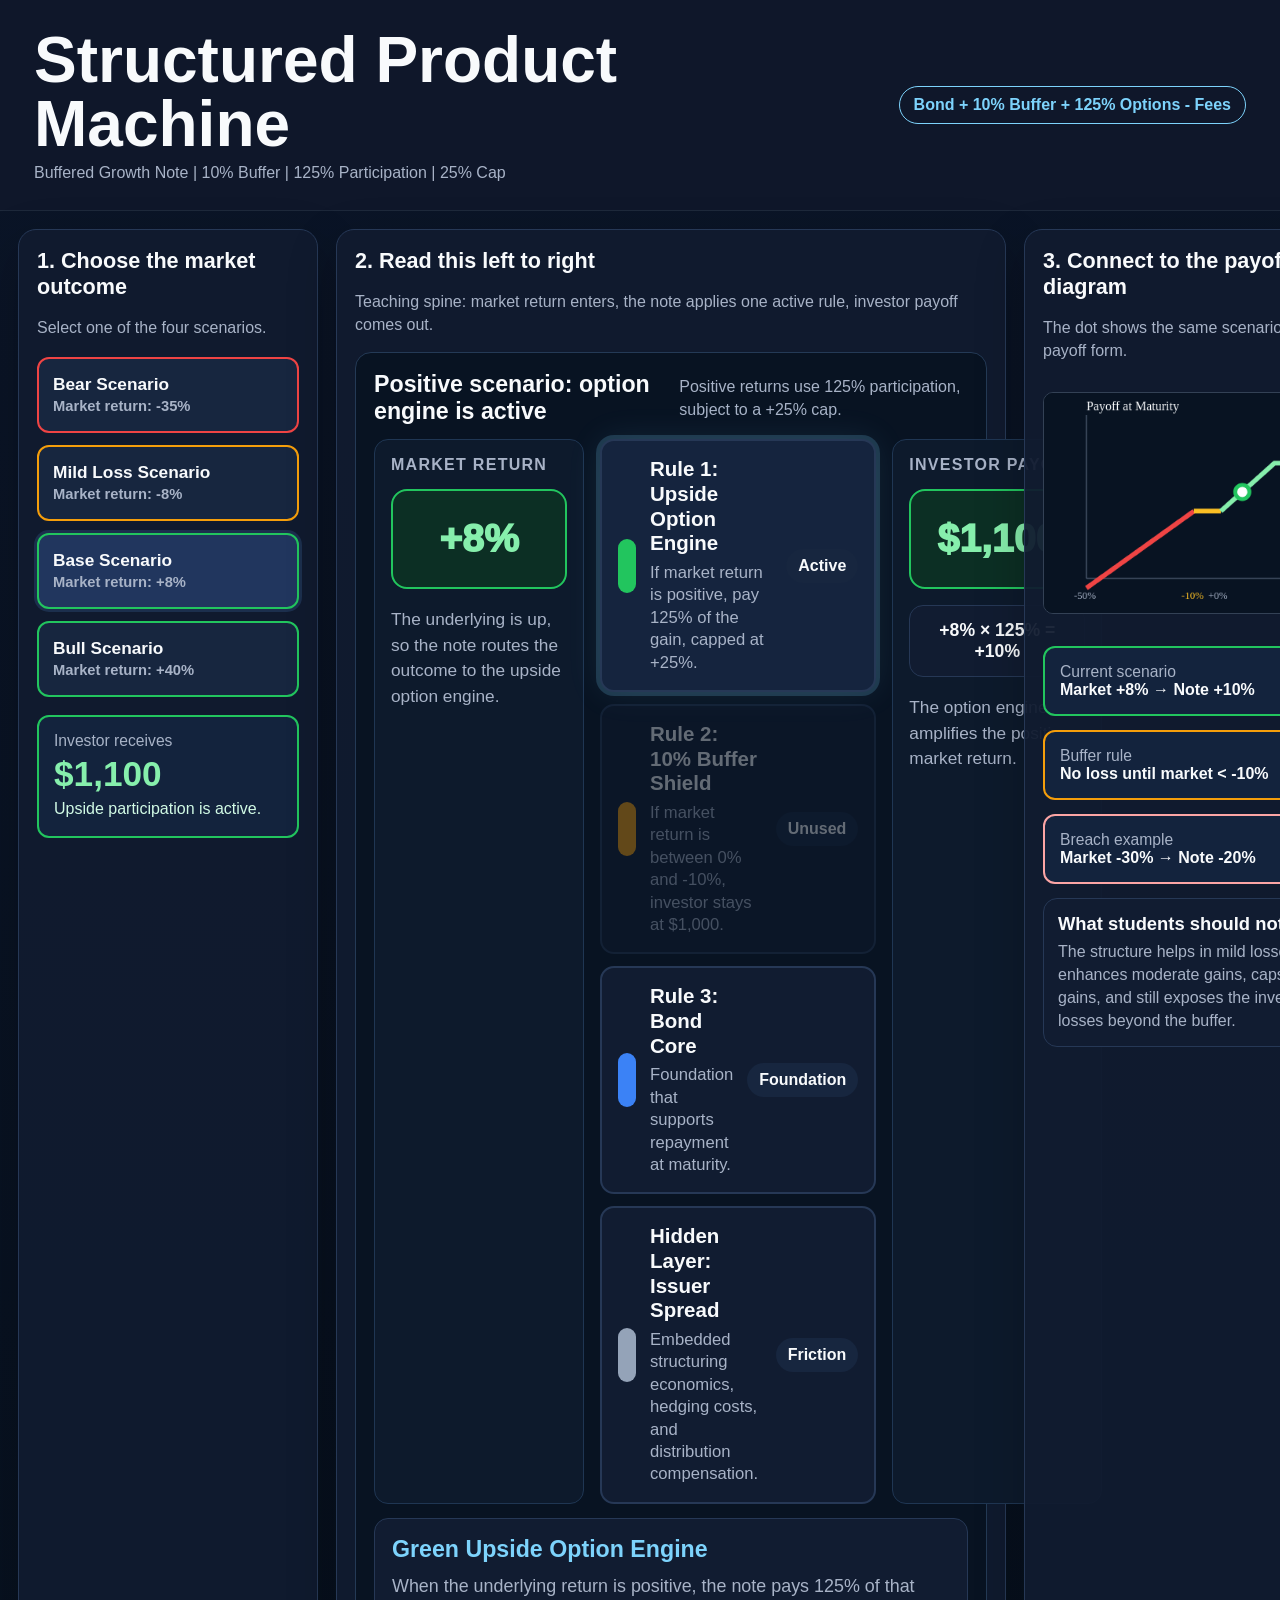
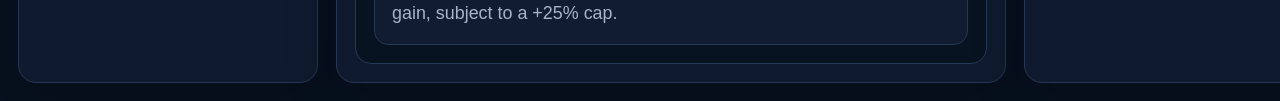
<file: index.html>
<!DOCTYPE html>
<html lang="en">
<head>
<meta charset="UTF-8" />
<meta name="viewport" content="width=device-width, initial-scale=1.0" />
<title>Structured Product Machine</title>
<style>
:root{--bg:#08111f;--panel:#101b2f;--panel2:#13233d;--line:#263856;--text:#f8fafc;--muted:#a8b3c7;--blue:#3b82f6;--orange:#f59e0b;--orange2:#fbbf24;--green:#22c55e;--green2:#86efac;--red:#ef4444;--red2:#fca5a5;--gray:#94a3b8;--cyan:#7dd3fc}*{box-sizing:border-box}body{margin:0;background:linear-gradient(180deg,#0b1528,#07111f);color:var(--text);font-family:Segoe UI,Inter,Arial,sans-serif}.topbar{padding:28px 34px;background:#0f172a;border-bottom:1px solid #1e293b;display:flex;justify-content:space-between;align-items:center;gap:20px}.topbar h1{margin:0;font-size:clamp(2.2rem,5vw,4.3rem);line-height:1}.topbar p{margin:8px 0 0;color:var(--muted)}.tag{border:1px solid var(--cyan);border-radius:999px;color:var(--cyan);padding:9px 14px;font-weight:800;white-space:nowrap}.dashboard{display:grid;grid-template-columns:300px minmax(670px,1fr) 370px;gap:18px;padding:18px}.panel{background:rgba(16,27,47,.94);border:1px solid var(--line);border-radius:18px;padding:18px;box-shadow:0 18px 50px rgba(0,0,0,.24)}h2{margin:0 0 8px;font-size:1.35rem}.muted{color:var(--muted);line-height:1.45}.button-grid{display:grid;grid-template-columns:1fr;gap:12px;margin:18px 0}.btn{cursor:pointer;background:#17263f;color:var(--text);border:2px solid var(--line);border-radius:12px;padding:15px 14px;font-weight:850;text-align:left;font-size:1.08rem}.btn span{color:var(--muted);font-size:.92rem}.btn.active{background:#21365e;box-shadow:0 0 0 3px rgba(96,165,250,.15)}.red{border-color:var(--red)}.orange{border-color:var(--orange)}.green{border-color:var(--green)}.metric,.kpi{background:var(--panel2);border-radius:12px;padding:15px;margin-top:14px}.metric span,.kpi span{display:block;color:var(--muted);font-size:.98rem}.metric strong{display:block;color:var(--green2);font-size:2.2rem;margin:4px 0}.metric p{margin:0;color:#d1fae5;line-height:1.4;font-size:1rem}.green-border{border:2px solid var(--green)}.orange-border{border:2px solid var(--orange)}.red-border{border:2px solid var(--red2)}.flow{margin-top:16px;background:#081322;border:1px solid #243a56;border-radius:16px;padding:18px}.flow-title{display:flex;justify-content:space-between;gap:12px;align-items:center;margin-bottom:14px}.flow-title strong{font-size:1.45rem}.machine{display:grid;grid-template-columns:210px 1fr 210px;gap:16px;align-items:stretch}.node{background:#0d1a2c;border:1px solid #1f3653;border-radius:14px;padding:16px;min-height:245px}.node-label{text-transform:uppercase;letter-spacing:.08em;color:var(--muted);font-size:1rem;font-weight:900;margin-bottom:15px}.big{display:grid;place-items:center;min-height:100px;border-radius:16px;font-size:2.45rem;font-weight:950;text-align:center;margin-bottom:14px}.positive{background:#0c2f24;border:2px solid var(--green);color:var(--green2)}.buffer-state{background:#2f2410;border:2px solid var(--orange);color:var(--orange2)}.negative{background:#361818;border:2px solid var(--red);color:var(--red2)}.node p{color:var(--muted);line-height:1.5;font-size:1.08rem}.rules{display:flex;flex-direction:column;gap:12px}.rule{border:2px solid var(--line);background:#111c31;border-radius:14px;padding:16px;display:grid;grid-template-columns:18px 1fr auto;gap:14px;align-items:center;transition:.18s;text-align:left;color:var(--text);font-family:inherit}.rule.active{box-shadow:0 0 0 4px rgba(125,211,252,.18),0 0 35px rgba(125,211,252,.1);background:#15243e}.rule.dim{opacity:.38}.bar{height:54px;border-radius:999px}.bar.green{background:var(--green)}.bar.orange{background:var(--orange)}.bar.blue{background:var(--blue)}.bar.gray{background:var(--gray)}.rule strong{display:block;font-size:1.28rem;line-height:1.2}.rule small{display:block;color:var(--muted);margin-top:6px;font-size:1.04rem;line-height:1.35}.rule b{background:#17263f;border-radius:999px;padding:8px 12px;font-size:1rem;white-space:nowrap}.formula{margin-top:16px;background:#111c31;border:1px solid var(--line);border-radius:14px;padding:14px;text-align:center;font-weight:900;font-size:1.1rem}.explain{margin-top:14px;background:#111c31;border:1px solid var(--line);border-radius:14px;padding:17px;min-height:95px}.explain h3{margin:0 0 10px;color:var(--cyan);font-size:1.45rem}.explain p{margin:0;color:var(--muted);line-height:1.5;font-size:1.12rem}#payoffCanvas{width:100%;background:#081322;border:1px solid #334155;border-radius:10px;margin:14px 0}.note-box{background:#111c31;border:1px solid var(--line);border-radius:14px;padding:14px;margin-top:14px}.note-box strong{display:block;font-size:1.15rem;margin-bottom:6px}.note-box p{color:var(--muted);line-height:1.42;margin:0}@media(max-width:1220px){.dashboard{grid-template-columns:1fr}.tag{display:none}.machine{grid-template-columns:1fr}}@media(max-width:680px){.topbar{padding:20px}.dashboard{padding:12px}.panel{padding:14px}.flow-title{display:block}}
</style>
</head>
<body>
<header class="topbar"><div><h1>Structured Product Machine</h1><p>Buffered Growth Note | 10% Buffer | 125% Participation | 25% Cap</p></div><div class="tag">Bond + 10% Buffer + 125% Options - Fees</div></header>
<main class="dashboard">
<section class="panel"><h2>1. Choose the market outcome</h2><p class="muted">Select one of the four scenarios.</p><div class="button-grid"><button id="bearBtn" class="btn red">Bear Scenario<br><span>Market return: -35%</span></button><button id="mildBtn" class="btn orange">Mild Loss Scenario<br><span>Market return: -8%</span></button><button id="baseBtn" class="btn green active">Base Scenario<br><span>Market return: +8%</span></button><button id="bullBtn" class="btn green">Bull Scenario<br><span>Market return: +40%</span></button></div><div class="metric green-border"><span>Investor receives</span><strong id="noteValue">$1,100</strong><p id="resultExplanation">Upside participation is active.</p></div></section>
<section class="panel"><h2>2. Read this left to right</h2><p class="muted">Teaching spine: market return enters, the note applies one active rule, investor payoff comes out.</p><div class="flow"><div class="flow-title"><strong id="scenarioTitle">Positive scenario: option engine is active</strong><span class="muted" id="scenarioSubtitle">Positive returns use 125% participation, capped at +25%.</span></div><div class="machine"><div class="node"><div class="node-label">Market return</div><div id="marketBadge" class="big positive">+8%</div><p id="marketStory">The underlying is up, so the note routes the outcome to the upside option engine.</p></div><div class="rules"><button class="rule active" id="ruleOption" data-layer="option"><span class="bar green"></span><span><strong>Rule 1: Upside Option Engine</strong><small>If market return is positive, pay 125% of the gain, capped at +25%.</small></span><b id="optionStatus">Active</b></button><button class="rule dim" id="ruleBuffer" data-layer="buffer"><span class="bar orange"></span><span><strong>Rule 2: 10% Buffer Shield</strong><small>If market return is between 0% and -10%, investor stays at $1,000.</small></span><b id="bufferStatus">Unused</b></button><button class="rule" id="ruleBond" data-layer="bond"><span class="bar blue"></span><span><strong>Rule 3: Bond Core</strong><small>Foundation that supports repayment at maturity.</small></span><b>Foundation</b></button><button class="rule" id="ruleFees" data-layer="fees"><span class="bar gray"></span><span><strong>Hidden Layer: Issuer Spread</strong><small>Embedded structuring economics, hedging costs, and distribution compensation.</small></span><b>Friction</b></button></div><div class="node"><div class="node-label">Investor payoff</div><div id="payoffBadge" class="big positive">$1,100</div><div id="payoffRule" class="formula">+8% × 125% = +10%</div><p id="payoffStory">The option engine amplifies the positive market return.</p></div></div><div id="layerDescription" class="explain"><h3>Green Upside Option Engine</h3><p>When the underlying return is positive, the note pays 125% of that gain, subject to a +25% cap. A +8% market return becomes a +10% note return.</p></div></div></section>
<section class="panel"><h2>3. Connect to the payoff diagram</h2><p class="muted">The dot shows the same scenario in traditional payoff form.</p><canvas id="payoffCanvas" width="420" height="280"></canvas><div class="kpi green-border"><span>Current scenario</span><strong id="scenarioText">Market +8% → Note +10%</strong></div><div class="kpi orange-border"><span>Buffer rule</span><strong>No loss until market &lt; -10%</strong></div><div class="kpi red-border"><span>Breach example</span><strong>Market -30% → Note -20%</strong></div><div class="note-box"><strong>What students should notice</strong><p>The structure helps in mild losses, enhances moderate gains, caps large gains, and still exposes the investor to losses beyond the buffer.</p></div></section>
</main>
<script>
const PARTICIPATION=1.25, BUFFER=.10, CAP=.25;
const scenarios={bear:-.35,mild:-.08,base:.08,bull:.40}; let current='base';
function structuredNotePayoff(r){if(r>=0)return 1000*Math.min(1+PARTICIPATION*r,1+CAP);if(r>=-BUFFER)return 1000;return 1000*(1+(r+BUFFER));}
function structuredNoteReturn(r){return structuredNotePayoff(r)/1000-1;}function formatPercent(r){const p=Math.round(r*100);return `${p>=0?'+':''}${p}%`;}function formatCurrency(v){return v.toLocaleString('en-US',{style:'currency',currency:'USD',maximumFractionDigits:0});}
function drawPayoffChart(canvas,currentReturn){const ctx=canvas.getContext('2d'),w=canvas.width,h=canvas.height;ctx.clearRect(0,0,w,h);ctx.fillStyle='#081322';ctx.fillRect(0,0,w,h);const padL=54,padR=24,padT=28,padB=44,xMin=-.5,xMax=.5,yMin=650,yMax=1500;const x=r=>padL+((r-xMin)/(xMax-xMin))*(w-padL-padR);const y=v=>h-padB-((v-yMin)/(yMax-yMin))*(h-padT-padB);ctx.strokeStyle='#64748b';ctx.lineWidth=1;ctx.beginPath();ctx.moveTo(padL,padT);ctx.lineTo(padL,h-padB);ctx.lineTo(w-padR,h-padB);ctx.stroke();ctx.fillStyle='#f8fafc';ctx.font='16px Segoe UI';ctx.fillText('Payoff at Maturity',padL,22);[[-.5,-BUFFER,'#ef4444'],[-BUFFER,0,'#fbbf24'],[0,.5,'#86efac']].forEach(([a,b,c])=>{ctx.beginPath();for(let i=0;i<=80;i++){const r=a+(b-a)*i/80,px=x(r),py=y(structuredNotePayoff(r));if(i===0)ctx.moveTo(px,py);else ctx.lineTo(px,py);}ctx.strokeStyle=c;ctx.lineWidth=6;ctx.stroke();});[-.5,-BUFFER,0,.5].forEach(r=>{ctx.fillStyle=r===-BUFFER?'#fbbf24':'#a8b3c7';ctx.font='13px Segoe UI';ctx.fillText(formatPercent(r),x(r)-16,h-18);});const dx=x(currentReturn),dy=y(structuredNotePayoff(currentReturn));ctx.beginPath();ctx.arc(dx,dy,9,0,Math.PI*2);ctx.fillStyle='#fff';ctx.fill();ctx.lineWidth=5;ctx.strokeStyle=currentReturn<-BUFFER?'#ef4444':currentReturn<0?'#fbbf24':'#22c55e';ctx.stroke();}
const els={noteValue,resultExplanation,marketBadge,marketStory,payoffBadge,payoffRule,payoffStory,scenarioText,scenarioTitle,scenarioSubtitle,optionStatus,bufferStatus,canvas:payoffCanvas,desc:layerDescription};
const layerText={option:['Green Upside Option Engine','When the underlying return is positive, the note pays 125% of that gain, subject to a +25% cap.'],buffer:['Orange 10% Buffer Shield','The buffer absorbs losses from 0% to -10%, keeping investor value at $1,000.'],bond:['Blue Bond Core','The bond core is the principal foundation of the structure.'],fees:['Gray Issuer Spread','The issuer spread represents embedded economics and product frictions.']};
function setState(el,r){el.classList.remove('positive','buffer-state','negative');el.classList.add(r>=0?'positive':r>=-BUFFER?'buffer-state':'negative');}
function describe(k){const [t,b]=layerText[k];els.desc.innerHTML=`<h3>${t}</h3><p>${b}</p>`;document.querySelectorAll('.rule').forEach(r=>r.classList.remove('active'));const rule=document.querySelector(`[data-layer="${k}"]`);if(rule)rule.classList.add('active');}
function update(s){current=s;const r=scenarios[s],nr=structuredNoteReturn(r),pay=structuredNotePayoff(r);els.noteValue.textContent=formatCurrency(pay);els.marketBadge.textContent=formatPercent(r);els.payoffBadge.textContent=formatCurrency(pay);els.scenarioText.textContent=`Market ${formatPercent(r)} → Note ${formatPercent(nr)}`;setState(els.marketBadge,r);setState(els.payoffBadge,r);document.querySelectorAll('.button-grid .btn').forEach(b=>b.classList.remove('active'));document.getElementById(s+'Btn').classList.add('active');document.querySelectorAll('.rule').forEach(el=>el.classList.remove('dim'));
if(r>=0){els.resultExplanation.textContent=nr>=CAP?'Upside cap is active.':'Upside participation is active.';els.scenarioTitle.textContent=nr>=CAP?'Bull scenario: upside cap is reached':'Positive scenario: option engine is active';els.scenarioSubtitle.textContent='Positive returns use 125% participation, subject to a +25% cap.';els.marketStory.textContent='The underlying is up, so the note routes the outcome to the upside option engine.';els.payoffRule.textContent=nr>=CAP?`Capped at ${formatPercent(CAP)}`:`${formatPercent(r)} × 125% = ${formatPercent(nr)}`;els.payoffStory.textContent=nr>=CAP?'The note gain stops at the cap even if the market rises further.':'The option engine amplifies the positive market return.';els.optionStatus.textContent=nr>=CAP?'Capped':'Active';els.bufferStatus.textContent='Unused';ruleBuffer.classList.add('dim');describe('option');}
else if(r>=-BUFFER){els.resultExplanation.textContent='The buffer absorbs the market loss. Investor principal is unchanged.';els.scenarioTitle.textContent='Mild loss scenario: buffer shield is active';els.scenarioSubtitle.textContent='Losses inside the 10% buffer do not reduce principal.';els.marketStory.textContent='The market is down, but the decline is inside the buffer.';els.payoffRule.textContent='Inside buffer zone: payoff stays at $1,000';els.payoffStory.textContent='The buffer absorbs the decline.';els.optionStatus.textContent='Inactive';els.bufferStatus.textContent='Absorbing';ruleOption.classList.add('dim');describe('buffer');}
else{els.resultExplanation.textContent='The buffer is breached. Principal is now exposed.';els.scenarioTitle.textContent='Bear scenario: buffer is breached';els.scenarioSubtitle.textContent='Losses beyond -10% pass through to the investor.';els.marketStory.textContent='The market loss is larger than the buffer.';els.payoffRule.textContent=`${formatPercent(r)} market → ${formatPercent(nr)} note`;els.payoffStory.textContent='Only the first 10% is absorbed; the excess loss reaches the investor.';els.optionStatus.textContent='Inactive';els.bufferStatus.textContent='Breached';ruleOption.classList.add('dim');describe('buffer');}drawPayoffChart(els.canvas,r);}
bearBtn.onclick=()=>update('bear');mildBtn.onclick=()=>update('mild');baseBtn.onclick=()=>update('base');bullBtn.onclick=()=>update('bull');document.querySelectorAll('[data-layer]').forEach(el=>el.onclick=()=>describe(el.dataset.layer));update('base');
</script></body></html>
</file>
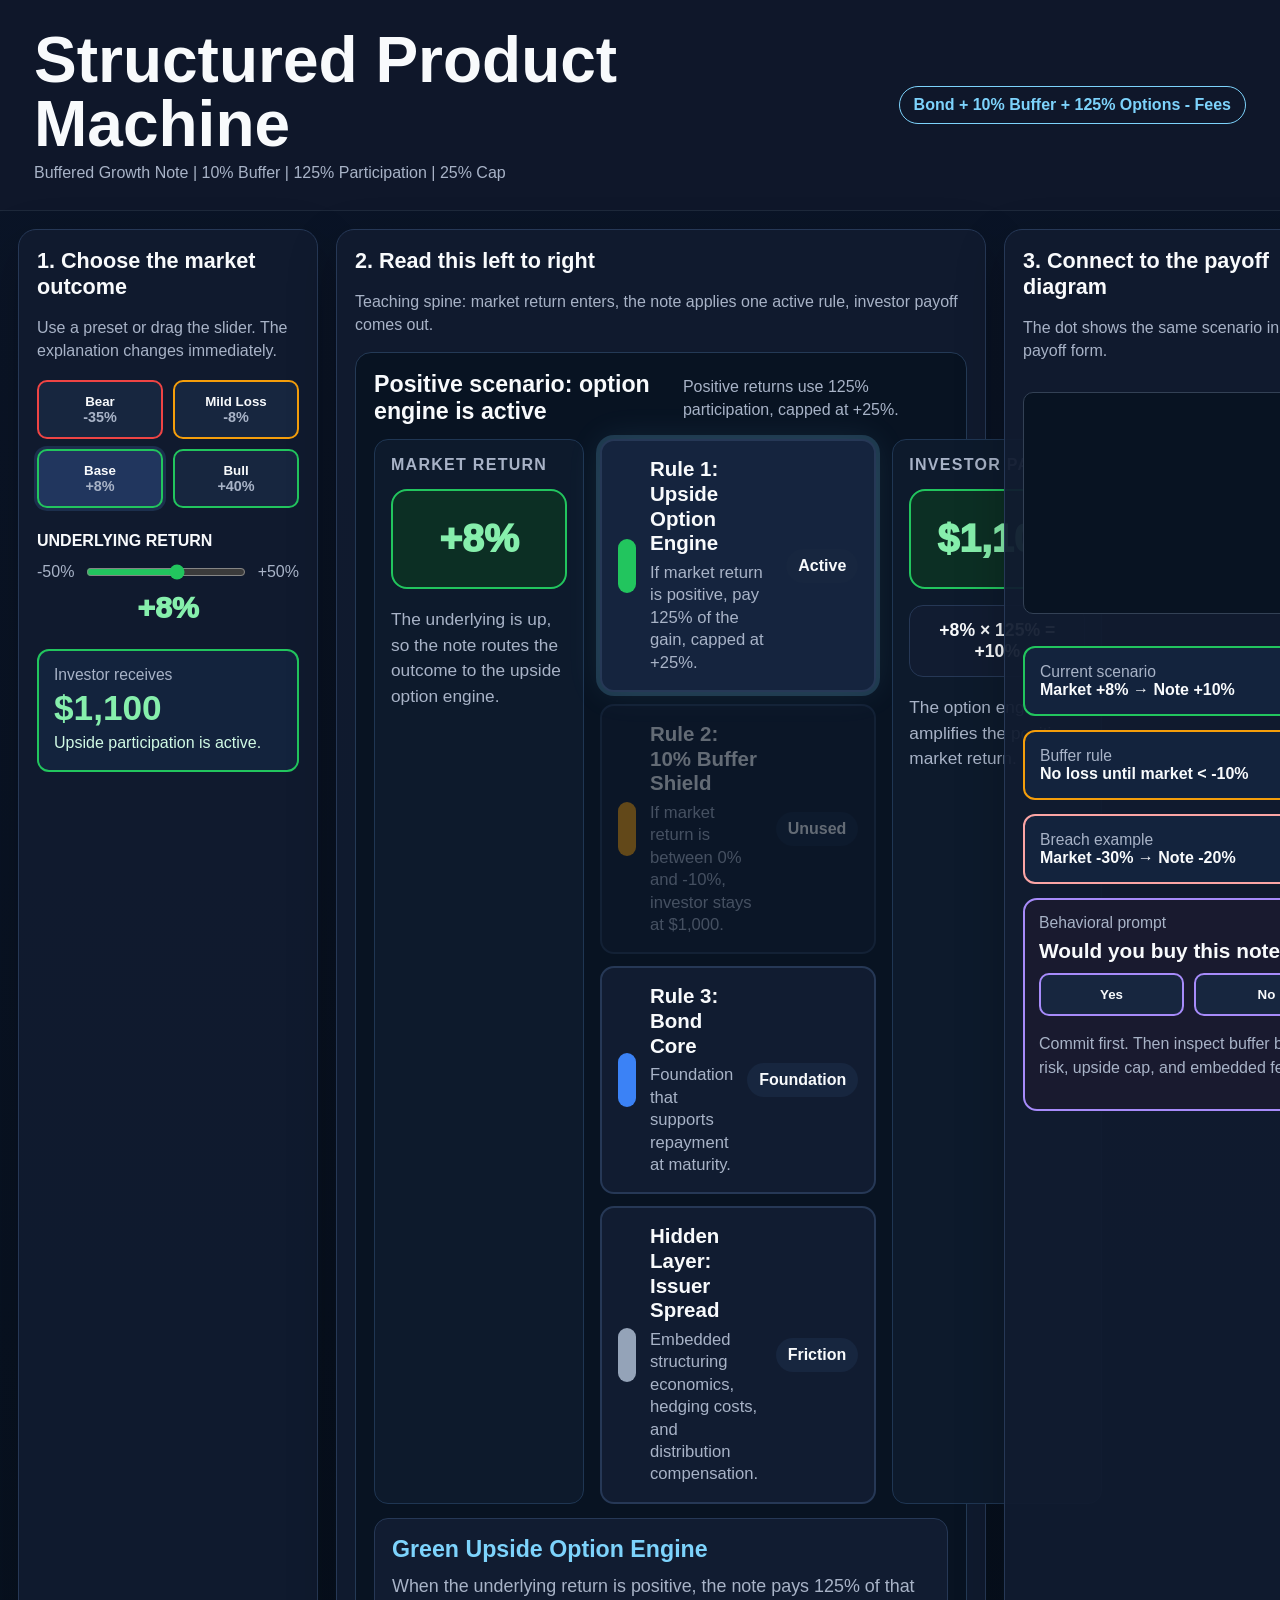
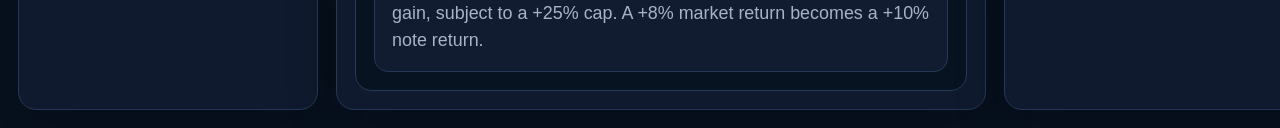
<file: structured-product-machine-index-v7.html>
<!DOCTYPE html>
<html lang="en">
<head>
<meta charset="UTF-8" />
<meta name="viewport" content="width=device-width, initial-scale=1.0" />
<title>Structured Product Machine</title>
<style>
:root{--bg:#08111f;--panel:#101b2f;--panel2:#13233d;--line:#263856;--text:#f8fafc;--muted:#a8b3c7;--blue:#3b82f6;--orange:#f59e0b;--orange2:#fbbf24;--green:#22c55e;--green2:#86efac;--red:#ef4444;--red2:#fca5a5;--gray:#94a3b8;--purple:#a78bfa;--cyan:#7dd3fc}*{box-sizing:border-box}body{margin:0;background:linear-gradient(180deg,#0b1528,#07111f);color:var(--text);font-family:Segoe UI,Inter,Arial,sans-serif}.topbar{padding:28px 34px;background:#0f172a;border-bottom:1px solid #1e293b;display:flex;justify-content:space-between;gap:20px;align-items:center}.topbar h1{margin:0;font-size:clamp(2.2rem,5vw,4.3rem);line-height:1}.topbar p{margin:8px 0 0;color:var(--muted)}.tag{border:1px solid var(--cyan);border-radius:999px;color:var(--cyan);padding:9px 14px;font-weight:800;white-space:nowrap}.dashboard{display:grid;grid-template-columns:300px minmax(650px,1fr) 370px;gap:18px;padding:18px}.panel{background:rgba(16,27,47,.94);border:1px solid var(--line);border-radius:18px;padding:18px;box-shadow:0 18px 50px rgba(0,0,0,.24)}h2{margin:0 0 8px;font-size:1.35rem}.muted{color:var(--muted);line-height:1.45}.button-grid{display:grid;grid-template-columns:1fr 1fr;gap:10px;margin:18px 0}.btn,.vote button{cursor:pointer;background:#17263f;color:var(--text);border:2px solid var(--line);border-radius:10px;padding:12px;font-weight:850}.btn span{color:var(--muted);font-size:.9rem}.btn.active{background:#21365e;box-shadow:0 0 0 3px rgba(96,165,250,.15)}.red{border-color:var(--red)}.orange{border-color:var(--orange)}.green{border-color:var(--green)}.slider-card{margin:24px 0}.slider-card label{display:block;font-weight:900;text-transform:uppercase;margin-bottom:12px}.slider-row{display:flex;align-items:center;gap:10px;color:var(--muted)}input[type=range]{width:100%;accent-color:var(--green)}.current-return{text-align:center;color:var(--green2);font-size:1.9rem;font-weight:950;margin-top:8px}.metric,.kpi{background:var(--panel2);border-radius:12px;padding:15px;margin-top:14px}.metric span,.kpi span,.decision span{display:block;color:var(--muted);font-size:.98rem}.metric strong{display:block;color:var(--green2);font-size:2.2rem;margin:4px 0}.metric p{margin:0;color:#d1fae5;line-height:1.4;font-size:1rem}.green-border{border:2px solid var(--green)}.orange-border{border:2px solid var(--orange)}.red-border{border:2px solid var(--red2)}.flow{margin-top:16px;background:#081322;border:1px solid #243a56;border-radius:16px;padding:18px}.flow-title{display:flex;justify-content:space-between;gap:12px;align-items:center;margin-bottom:14px}.flow-title strong{font-size:1.45rem}.machine{display:grid;grid-template-columns:210px 1fr 210px;gap:16px;align-items:stretch}.node{background:#0d1a2c;border:1px solid #1f3653;border-radius:14px;padding:16px;min-height:245px}.node-label{text-transform:uppercase;letter-spacing:.08em;color:var(--muted);font-size:1rem;font-weight:900;margin-bottom:15px}.big{display:grid;place-items:center;min-height:100px;border-radius:16px;font-size:2.45rem;font-weight:950;text-align:center;margin-bottom:14px}.positive{background:#0c2f24;border:2px solid var(--green);color:var(--green2)}.buffer{background:#2f2410;border:2px solid var(--orange);color:var(--orange2)}.negative{background:#361818;border:2px solid var(--red);color:var(--red2)}.node p{color:var(--muted);line-height:1.5;font-size:1.08rem}.rules{display:flex;flex-direction:column;gap:12px}.rule{border:2px solid var(--line);background:#111c31;border-radius:14px;padding:16px;display:grid;grid-template-columns:18px 1fr auto;gap:14px;align-items:center;transition:.18s;text-align:left;color:var(--text);font-family:inherit}.rule.active{box-shadow:0 0 0 4px rgba(125,211,252,.18),0 0 35px rgba(125,211,252,.1);background:#15243e}.rule.dim{opacity:.38}.bar{height:54px;border-radius:999px}.bar.green{background:var(--green)}.bar.orange{background:var(--orange)}.bar.blue{background:var(--blue)}.bar.gray{background:var(--gray)}.rule strong{display:block;font-size:1.28rem;line-height:1.2}.rule small{display:block;color:var(--muted);margin-top:6px;font-size:1.04rem;line-height:1.35}.rule b{background:#17263f;border-radius:999px;padding:8px 12px;font-size:1rem;white-space:nowrap}.formula{margin-top:16px;background:#111c31;border:1px solid var(--line);border-radius:14px;padding:14px;text-align:center;font-weight:900;font-size:1.1rem}.explain{margin-top:14px;background:#111c31;border:1px solid var(--line);border-radius:14px;padding:17px;min-height:95px}.explain h3{margin:0 0 10px;color:var(--cyan);font-size:1.45rem}.explain p{margin:0;color:var(--muted);line-height:1.5;font-size:1.12rem}#payoffCanvas{width:100%;background:#081322;border:1px solid #334155;border-radius:10px;margin:14px 0}.decision{background:#191a2f;border:2px solid var(--purple);border-radius:14px;padding:14px;margin-top:14px}.decision strong{display:block;font-size:1.3rem;margin:7px 0}.vote{display:flex;gap:10px;margin:10px 0}.vote button{flex:1;border-color:var(--purple)}@media(max-width:1220px){.dashboard{grid-template-columns:1fr}.tag{display:none}.machine{grid-template-columns:1fr}.button-grid{grid-template-columns:repeat(4,1fr)}}@media(max-width:680px){.topbar{padding:20px}.dashboard{padding:12px}.panel{padding:14px}.button-grid{grid-template-columns:1fr}.flow-title{display:block}}
</style>
</head>
<body>
<header class="topbar"><div><h1>Structured Product Machine</h1><p>Buffered Growth Note | 10% Buffer | 125% Participation | 25% Cap</p></div><div class="tag">Bond + 10% Buffer + 125% Options - Fees</div></header>
<main class="dashboard">
<section class="panel"><h2>1. Choose the market outcome</h2><p class="muted">Use a preset or drag the slider. The explanation changes immediately.</p><div class="button-grid"><button id="bearBtn" class="btn red">Bear<br><span>-35%</span></button><button id="mildBtn" class="btn orange">Mild Loss<br><span>-8%</span></button><button id="baseBtn" class="btn green active">Base<br><span>+8%</span></button><button id="bullBtn" class="btn green">Bull<br><span>+40%</span></button></div><div class="slider-card"><label>Underlying Return</label><div class="slider-row"><span>-50%</span><input id="returnSlider" type="range" min="-50" max="50" value="8"><span>+50%</span></div><div class="current-return" id="returnLabel">+8%</div></div><div class="metric green-border"><span>Investor receives</span><strong id="noteValue">$1,100</strong><p id="resultExplanation">Upside participation is active.</p></div></section>
<section class="panel"><h2>2. Read this left to right</h2><p class="muted">Teaching spine: market return enters, the note applies one active rule, investor payoff comes out.</p><div class="flow"><div class="flow-title"><strong id="scenarioTitle">Positive scenario: option engine is active</strong><span class="muted" id="scenarioSubtitle">Positive returns use 125% participation, capped at +25%.</span></div><div class="machine"><div class="node"><div class="node-label">Market return</div><div id="marketBadge" class="big positive">+8%</div><p id="marketStory">The underlying is up, so the note routes the outcome to the upside option engine.</p></div><div class="rules"><button class="rule active" id="ruleOption" data-layer="option"><span class="bar green"></span><span><strong>Rule 1: Upside Option Engine</strong><small>If market return is positive, pay 125% of the gain, capped at +25%.</small></span><b id="optionStatus">Active</b></button><button class="rule dim" id="ruleBuffer" data-layer="buffer"><span class="bar orange"></span><span><strong>Rule 2: 10% Buffer Shield</strong><small>If market return is between 0% and -10%, investor stays at $1,000.</small></span><b id="bufferStatus">Unused</b></button><button class="rule" id="ruleBond" data-layer="bond"><span class="bar blue"></span><span><strong>Rule 3: Bond Core</strong><small>Foundation that supports repayment at maturity.</small></span><b>Foundation</b></button><button class="rule" id="ruleFees" data-layer="fees"><span class="bar gray"></span><span><strong>Hidden Layer: Issuer Spread</strong><small>Embedded structuring economics, hedging costs, and distribution compensation.</small></span><b>Friction</b></button></div><div class="node"><div class="node-label">Investor payoff</div><div id="payoffBadge" class="big positive">$1,100</div><div id="payoffRule" class="formula">+8% × 125% = +10%</div><p id="payoffStory">The option engine amplifies the positive market return.</p></div></div><div id="layerDescription" class="explain"><h3>Green Upside Option Engine</h3><p>When the underlying return is positive, the note pays 125% of that gain, subject to a +25% cap. A +8% market return becomes a +10% note return.</p></div></div></section>
<section class="panel"><h2>3. Connect to the payoff diagram</h2><p class="muted">The dot shows the same scenario in traditional payoff form.</p><canvas id="payoffCanvas" width="420" height="280"></canvas><div class="kpi green-border"><span>Current scenario</span><strong id="scenarioText">Market +8% → Note +10%</strong></div><div class="kpi orange-border"><span>Buffer rule</span><strong>No loss until market &lt; -10%</strong></div><div class="kpi red-border"><span>Breach example</span><strong>Market -30% → Note -20%</strong></div><div class="decision"><span>Behavioral prompt</span><strong>Would you buy this note?</strong><div class="vote"><button id="yesBtn">Yes</button><button id="noBtn">No</button></div><p id="voteReveal" class="muted">Commit first. Then inspect buffer breach risk, upside cap, and embedded fees.</p></div></section>
</main>
<script>
const PARTICIPATION=1.25, BUFFER=.10, CAP=.25;
function structuredNotePayoff(r){if(r>=0)return 1000*Math.min(1+PARTICIPATION*r,1+CAP);if(r>=-BUFFER)return 1000;return 1000*(1+(r+BUFFER));}
function structuredNoteReturn(r){return structuredNotePayoff(r)/1000-1;}function formatPercent(r){const p=Math.round(r*100);return `${p>=0?'+':''}${p}%`;}function formatCurrency(v){return v.toLocaleString('en-US',{style:'currency',currency:'USD',maximumFractionDigits:0});}
function drawPayoffChart(canvas,currentReturn){const ctx=canvas.getContext('2d'),w=canvas.width,h=canvas.height;ctx.clearRect(0,0,w,h);ctx.fillStyle='#081322';ctx.fillRect(0,0,w,h);const padL=54,padR=24,padT=28,padB=44,xMin=-.5,xMax=.5,yMin=650,yMax=1500;const x=r=>padL+((r-xMin)/(xMax-xMin))*(w-padL-padR);const y=v=>h-padB-((v-yMin)/(yMax-yMin))*(h-padT-padB);ctx.strokeStyle='#64748b';ctx.lineWidth=1;ctx.beginPath();ctx.moveTo(padL,padT);ctx.lineTo(padL,h-padB);ctx.lineTo(w-padR,h-padB);ctx.stroke();ctx.fillStyle='#f8fafc';ctx.font='16px Segoe UI';ctx.fillText('Payoff at Maturity',padL,22);[[-.5,-BUFFER,'#ef4444'],[-BUFFER,0,'#fbbf24'],[0,.5,'#86efac']].forEach(([a,b,c])=>{ctx.beginPath();for(let i=0;i<=80;i++){const r=a+(b-a)*i/80,px=x(r),py=y(structuredNotePayoff(r));if(i===0)ctx.moveTo(px,py);else ctx.lineTo(px,py);}ctx.strokeStyle=c;ctx.lineWidth=6;ctx.stroke();});[-.5,-BUFFER,0,.5].forEach(r=>{ctx.fillStyle=r===-BUFFER?'#fbbf24':'#a8b3c7';ctx.font='13px Segoe UI';ctx.fillText(formatPercent(r),x(r)-16,h-18);});const dx=x(currentReturn),dy=y(structuredNotePayoff(currentReturn));ctx.beginPath();ctx.arc(dx,dy,9,0,Math.PI*2);ctx.fillStyle='#fff';ctx.fill();ctx.lineWidth=5;ctx.strokeStyle=currentReturn<-BUFFER?'#ef4444':currentReturn<0?'#fbbf24':'#22c55e';ctx.stroke();}
const els={slider:returnSlider,returnLabel,noteValue,resultExplanation,marketBadge,marketStory,payoffBadge,payoffRule,payoffStory,scenarioText,scenarioTitle,scenarioSubtitle,optionStatus,bufferStatus,canvas:payoffCanvas,desc:layerDescription};
const layerText={option:['Green Upside Option Engine','When the underlying return is positive, the note pays 125% of that gain, subject to a +25% cap.'],buffer:['Orange 10% Buffer Shield','The buffer absorbs losses from 0% to -10%, keeping investor value at $1,000.'],bond:['Blue Bond Core','The bond core is the principal foundation of the structure.'],fees:['Gray Issuer Spread','The issuer spread represents embedded economics and product frictions.']};
function setState(el,r){el.classList.remove('positive','buffer','negative');el.classList.add(r>=0?'positive':r>=-BUFFER?'buffer':'negative');}function describe(k){const [t,b]=layerText[k];els.desc.innerHTML=`<h3>${t}</h3><p>${b}</p>`;document.querySelectorAll('.rule').forEach(r=>r.classList.remove('active'));const rule=document.querySelector(`[data-layer="${k}"]`);if(rule)rule.classList.add('active');}
function update(){const r=Number(els.slider.value)/100,nr=structuredNoteReturn(r),pay=structuredNotePayoff(r);els.returnLabel.textContent=formatPercent(r);els.noteValue.textContent=formatCurrency(pay);els.marketBadge.textContent=formatPercent(r);els.payoffBadge.textContent=formatCurrency(pay);els.scenarioText.textContent=`Market ${formatPercent(r)} → Note ${formatPercent(nr)}`;setState(els.marketBadge,r);setState(els.payoffBadge,r);document.querySelectorAll('.button-grid .btn').forEach(b=>b.classList.remove('active'));if(Number(els.slider.value)===-35)bearBtn.classList.add('active');if(Number(els.slider.value)===-8)mildBtn.classList.add('active');if(Number(els.slider.value)===8)baseBtn.classList.add('active');if(Number(els.slider.value)===40)bullBtn.classList.add('active');document.querySelectorAll('.rule').forEach(el=>el.classList.remove('dim'));
if(r>=0){els.resultExplanation.textContent=nr>=CAP?'Upside cap is active.':'Upside participation is active.';els.scenarioTitle.textContent=nr>=CAP?'Bull scenario: upside cap is reached':'Positive scenario: option engine is active';els.scenarioSubtitle.textContent='Positive returns use 125% participation, subject to a +25% cap.';els.marketStory.textContent='The underlying is up, so the note routes the outcome to the upside option engine.';els.payoffRule.textContent=nr>=CAP?`Capped at ${formatPercent(CAP)}`:`${formatPercent(r)} × 125% = ${formatPercent(nr)}`;els.payoffStory.textContent=nr>=CAP?'The note gain stops at the cap even if the market rises further.':'The option engine amplifies the positive market return.';els.optionStatus.textContent=nr>=CAP?'Capped':'Active';els.bufferStatus.textContent='Unused';ruleBuffer.classList.add('dim');describe('option');}
else if(r>=-BUFFER){els.resultExplanation.textContent='The buffer absorbs the market loss. Investor principal is unchanged.';els.scenarioTitle.textContent='Mild loss scenario: buffer shield is active';els.scenarioSubtitle.textContent='Losses inside the 10% buffer do not reduce principal.';els.marketStory.textContent='The market is down, but the decline is inside the buffer.';els.payoffRule.textContent='Inside buffer zone: payoff stays at $1,000';els.payoffStory.textContent='The buffer absorbs the decline.';els.optionStatus.textContent='Inactive';els.bufferStatus.textContent='Absorbing';ruleOption.classList.add('dim');describe('buffer');}
else{els.resultExplanation.textContent='The buffer is breached. Principal is now exposed.';els.scenarioTitle.textContent='Bear scenario: buffer is breached';els.scenarioSubtitle.textContent='Losses beyond -10% pass through to the investor.';els.marketStory.textContent='The market loss is larger than the buffer.';els.payoffRule.textContent=`${formatPercent(r)} market → ${formatPercent(nr)} note`;els.payoffStory.textContent='Only the first 10% is absorbed; the excess loss reaches the investor.';els.optionStatus.textContent='Inactive';els.bufferStatus.textContent='Breached';ruleOption.classList.add('dim');describe('buffer');}drawPayoffChart(els.canvas,r);}
function setReturn(v){els.slider.value=v;update();}bearBtn.onclick=()=>setReturn(-35);mildBtn.onclick=()=>setReturn(-8);baseBtn.onclick=()=>setReturn(8);bullBtn.onclick=()=>setReturn(40);slider.oninput=update;document.querySelectorAll('[data-layer]').forEach(el=>el.onclick=()=>describe(el.dataset.layer));yesBtn.onclick=()=>voteReveal.textContent='Good. Now test the bear case and compare the structure against owning the underlying.';noBtn.onclick=()=>voteReveal.textContent='Good. Identify whether the concern is fees, breach risk, cap, complexity, or opportunity cost.';update();
</script></body></html>
</file>
